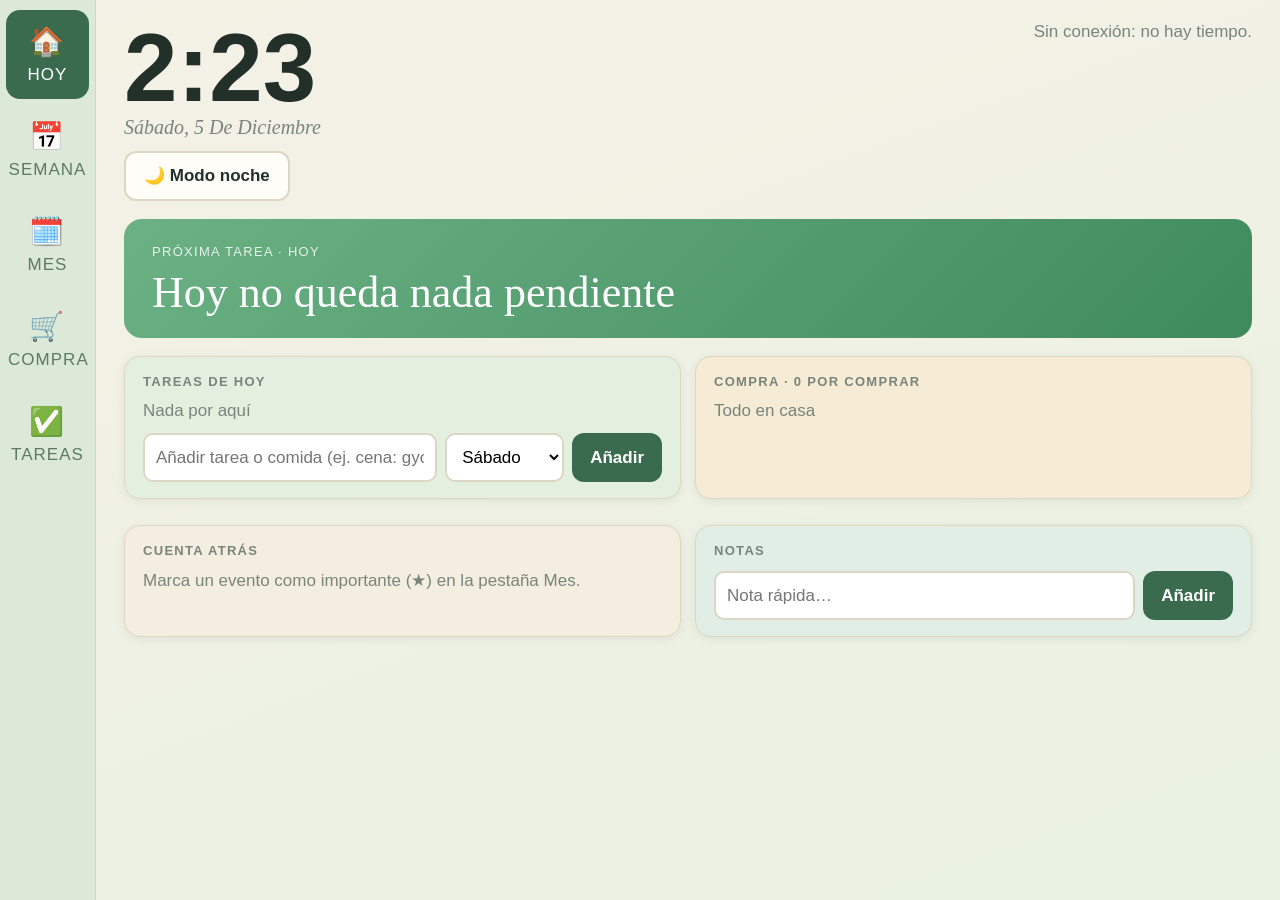
<file: dashboard-casa.html>
<!DOCTYPE html>
<html lang="es">
<head>
<meta charset="utf-8">
<meta name="viewport" content="width=device-width, initial-scale=1">
<title>Casa</title>
<style>
:root{--bg:#f1ede2;--bgg:linear-gradient(160deg,#f5f1e6 0%,#e8f1e2 100%);--hd:#2f5d46;--p:#fbf9f3;--ink:#23302a;--mute:#79857b;--line:#ddd6c4;--g:#4f9a6b;--r:#d9644a}
*{box-sizing:border-box}
html,body{margin:0;height:100%}
body{display:flex;background:var(--bgg);color:var(--ink);font:17px/1.4 "Segoe UI",Roboto,Arial,sans-serif}
#side{width:96px;background:#f0f4f9;border-right:1px solid var(--line);display:flex;flex-direction:column;padding:10px 6px;gap:6px}
.nv{position:relative;border:0;background:none;color:var(--mute);padding:12px 2px;border-radius:14px;font:600 11px inherit;letter-spacing:.06em;text-transform:uppercase;cursor:pointer}
.nv i{display:block;font-style:normal;font-size:28px;margin-bottom:2px}
.nv.on{background:#111c26;color:#fff}
.bd{position:absolute;top:4px;right:14px;min-width:20px;height:20px;border-radius:10px;background:var(--r);color:#fff;font-size:12px;line-height:20px;text-align:center}
.bd:empty{display:none}
main{flex:1;overflow:auto;padding:20px 28px}
h1{font:400 40px Georgia,serif;margin:0 0 12px}
h3{margin:0 0 8px;font-size:13px;letter-spacing:.1em;text-transform:uppercase;color:var(--mute)}
.sub{font:italic 20px Georgia,serif;color:var(--mute)}
.top{display:flex;justify-content:space-between;gap:24px;flex-wrap:wrap}
.clock{font-size:96px;font-weight:700;line-height:1}
.wr{display:flex;align-items:center;gap:14px}
.wr .e{font-size:48px}.wr .n{font-size:64px;font-weight:700}
.hrs{display:flex;flex-wrap:wrap;gap:14px;margin-top:8px;text-align:center;font-size:15px}
.e2{font-size:22px}
.next{background:var(--g);color:#fff;border-radius:18px;padding:20px 28px;margin:18px 0}
.next small{font-size:13px;letter-spacing:.1em;text-transform:uppercase;opacity:.85}
.next h2{font:400 44px Georgia,serif;margin:4px 0 0}
.g2{display:grid;grid-template-columns:1fr 1fr;gap:14px}
.cols{display:grid;grid-template-columns:3fr 2fr;gap:16px}
.cg{display:grid;grid-template-columns:repeat(auto-fill,minmax(230px,1fr));gap:12px}
.card{background:var(--p);border:1px solid var(--line);border-radius:16px;padding:16px 18px;margin-bottom:12px}
.cat{border-radius:16px;padding:12px 14px}
.cat h3{display:flex;justify-content:space-between}
.row{display:flex;align-items:center;gap:12px;padding:8px 0;border-bottom:1px solid var(--line)}
.row:last-child{border:0}
.row .t{flex:1}.row.ok .t{text-decoration:line-through;color:var(--mute)}
.row small{color:var(--mute)}
button{font:inherit;cursor:pointer;color:inherit}
.ck{width:38px;height:38px;border-radius:50%;border:2px solid #5b7a96;background:#fff;color:#fff;flex:none}
.ck.on{background:var(--g);border-color:var(--g)}
.x{border:0;background:none;color:var(--mute);font-size:22px;min-width:40px;height:40px}
.chip{min-height:44px;padding:8px 14px;margin:4px 4px 0 0;border-radius:12px;border:1px solid var(--line);background:#fff}
.chip.on{background:var(--g);border-color:var(--g);color:#fff;font-weight:700}
.bg{background:var(--r);color:#fff;border-radius:10px;padding:0 8px;font-size:12px}
form{display:flex;gap:8px;flex-wrap:wrap;margin-top:10px}
input,select{font:inherit;padding:11px;border-radius:10px;border:2px solid var(--line);background:#fff;min-width:0}
.g{flex:1;min-width:140px}
.btn{padding:11px 18px;border-radius:12px;border:0;background:#111c26;color:#fff;font-weight:700}
.btn.s{background:#fff;color:var(--ink);border:2px solid var(--line)}
.btn.w{background:#25a244;width:100%;padding:16px;font-size:19px;margin-top:8px}
.d{width:120px;font-weight:700}.d.hoy{color:var(--r)}
.mute{color:var(--mute)}
.cal{display:grid;grid-template-columns:repeat(7,1fr);gap:6px}
.wk{text-align:center;font-size:12px;color:var(--mute);letter-spacing:.08em;text-transform:uppercase}
.cell{display:block;width:100%;min-height:92px;text-align:left;padding:6px;border-radius:12px;border:1px solid var(--line);background:var(--p);overflow:hidden;font-size:12px}
.cell b{display:block;font-size:16px}
.cell.today{border:2px solid var(--r)}.cell.sel{background:#dfeafb}
.ev{display:block;background:#dfeafb;border-radius:6px;padding:1px 5px;margin-top:3px;white-space:nowrap;overflow:hidden;text-overflow:ellipsis}
.ev.i{background:#fbe3df;color:#a32a14;font-weight:700}
.ck.imp{background:var(--r);border-color:var(--r);color:#fff}
.cd{font:700 40px Georgia,serif;margin-right:6px}
.note{display:flex;gap:8px;align-items:flex-start;background:#fff6c9;color:#3b3300;border-radius:10px;padding:8px 12px;margin-bottom:8px}.note .t{flex:1}
body.night{--bgg:#0b0f14;--hd:#9cc9ad;--bg:#0b0f14;--p:#121922;--ink:#c9d3dd;--mute:#8592a0;--line:#243040}
.night #side{background:#0f151c}
.night .cat{background:#18212b!important}
.night .chip,.night input,.night select,.night .ck,.night .btn.s{background:#18212b;color:var(--ink)}
.night .chip.on,.night .ck.on{background:var(--g);color:#fff}
.night .ck.imp{background:var(--r)}
.night .nv.on{background:#2a3644}
.night .next{background:#1c5b34}
.night .cell.sel,.night .ev{background:#243040}
.night .ev.i{background:#4a2420;color:#ffb4a6}
.night .note{background:#3a3418;color:#f0e6a8}
@media(max-width:760px){#nbtn{margin-top:0!important}.cell{min-height:60px}body{flex-direction:column-reverse}#side{width:100%;flex-direction:row;padding:4px}.nv{flex:1}.g2,.cols{grid-template-columns:1fr}.clock{font-size:64px}}
#side{background:#dde9d8;border-right:1px solid #c9d9c3}
.nv{color:#5d7a67}
.nv.on{background:#3a6b4f;color:#fff}
.bd{background:#d9644a}
h1{color:var(--hd)}
.card{box-shadow:0 2px 10px rgba(70,90,60,.09)}
.next{background:linear-gradient(135deg,#6bb184,#3f8a5d)}
.next+.g2>.card:first-child{background:#e4f0df}
.next+.g2>.card:last-child{background:#f6ecd6}
.g2+.g2>.card:first-child{background:#f4eee0}
.g2+.g2>.card:last-child{background:#e1eee5}
.hrs>div{background:#f8f5ea;border-radius:12px;padding:8px 10px;min-width:64px}
.chip{background:#fffdf7;border-color:#ddd6c4}
.btn{background:#3a6b4f}
.btn.s{background:#fffdf7;color:var(--ink);border-color:#ddd6c4}
.cell{background:#fbf9f3}
.cell.sel{background:#e0efd9}
.ev{background:#dcebd6}
.ev.i{background:#f8dccf;color:#9a3f22}
.ck{border-color:#7ea58b}
.row{border-bottom-color:#e4dccb}
.d.hoy{color:#d9644a}
.night .g2>.card{background:var(--p)!important}
.night .hrs>div,.night .cell{background:#18212b}
.night .cell.sel{background:#243040}
.night .row{border-bottom-color:#243040}
.night .chip.on,.night .ck.on{background:var(--g);color:#fff}
.night .btn.s,.night .chip{background:#18212b}
.night .nv.on{background:#2a3644}
.night #side{background:#0f151c;border-right-color:#243040}
.night .nv{color:#8592a0}
</style>
</head>
<body>
<div id="side">
<button class="nv on" data-t="hoy"><i>🏠</i>Hoy</button>
<button class="nv" data-t="semana"><i>📅</i>Semana</button>
<button class="nv" data-t="mes"><i>🗓️</i>Mes</button>
<button class="nv" data-t="compra"><i>🛒</i>Compra<span class="bd" id="b-compra"></span></button>
<button class="nv" data-t="tareas"><i>✅</i>Tareas<span class="bd" id="b-tareas"></span></button>
</div>
<main id="m"></main>
<script>
var KEY='casa-v2',S={tasks:[],shop:[],phone:''},tab='hoy',W=null,WERR=false,HOY=0;
try{var r=localStorage.getItem(KEY);if(r)S=JSON.parse(r)}catch(e){}
S.events=S.events||[];S.notes=S.notes||[];S.night=S.night==='on'?'on':'off';
function save(){try{localStorage.setItem(KEY,JSON.stringify(S))}catch(e){}}
function esc(s){return String(s).replace(/[&<>"]/g,function(c){return{'&':'&amp;','<':'&lt;','>':'&gt;','"':'&quot;'}[c]})}
function $(i){return document.getElementById(i)}
function uid(){return Date.now()+Math.floor(Math.random()*1000)}
var DIAS=['Lunes','Martes','Miércoles','Jueves','Viernes','Sábado','Domingo'];
var PRE=[['Fruta',['Uva','Piña cortada','Plátano','Manzana']],
['Verdura',['Lechuga','Zanahoria','Tomate pera','Cebolla','Patata']],
['Carne y pescado',['Pollo','Carne picada','Pescado fresco']],
['Charcutería y quesos',['Chorizo oreado','Bacon','Jamón cocido','Queso rallado ','Salchichas']],
['Lácteos y huevos',['Huevos (24)','Leche','Yogur','Margarina con sal']],
['Pan',['Tortillas','Pan de leche','Pan de molde']],
['Despensa',['Soja','Ketchup','Mayonesa','Tomate frito artesano','Tomate frito','Aceite girasol','Aceite oliva','Macarrón','Fideos','Espagueti','Ñoquis','Arroz largo','Atún natural','Azúcar blanco','Mermelada de fresa','Galletas María dorada','Muesli de chocolate','Pastillas de caldo de pollo','Caldo de pollo brick']],
['Congelados',['Gyozas','Batatas','Patatas','Merluza']],
['Bebidas',['Zumitos','Zumo de maracuyá','Zumo de naranja','Agua']],
['Limpieza y casa',['Papel cocina','Papel higiénico','Toallitas WC','Protegeslips','Compresas normal','Compresas noche','Detergente']]];
var TINT=['#e3f0dc','#dcebd6','#f4e3d3','#f6ecd2','#e8f0e6','#efe6d5','#e4eddc','#dbe9e4','#f1e8dc','#e7efe0'];

function reloj(){var d=new Date(),m=d.getMinutes();HOY=(d.getDay()+6)%7;
 var h=$('hora'),f=$('fecha'),hr=d.getHours();
 document.body.className=S.night==='on'?'night':'';
 var nb=$('nbtn');if(nb)nb.textContent=S.night==='on'?'☀️ Quitar modo noche':'🌙 Modo noche';
 if(h)h.textContent=d.getHours()+':'+(m<10?'0':'')+m;
 if(f)f.textContent=d.toLocaleDateString('es-ES',{weekday:'long',day:'numeric',month:'long'})}
setInterval(reloj,30000);

function wc(c){
 if(c===0)return['☀️','Despejado'];if(c<=2)return['⛅','Parcialmente nublado'];
 if(c===3)return['☁️','Nublado'];if(c===45||c===48)return['🌫️','Niebla'];
 if(c>=51&&c<=57)return['🌦️','Llovizna'];if(c>=61&&c<=67)return['🌧️','Lluvia'];
 if(c>=71&&c<=77)return['❄️','Nieve'];if(c>=80&&c<=82)return['🌦️','Chubascos'];
 if(c>=95)return['⛈️','Tormenta'];return['🌡️','—'];}
function loadW(){
 var x=new XMLHttpRequest();
 x.open('GET','https://api.open-meteo.com/v1/forecast?latitude=40.42&longitude=-3.70&current=temperature_2m,weather_code&daily=weather_code,temperature_2m_max,temperature_2m_min,precipitation_probability_max&timezone=auto&forecast_days=7');
 x.onload=function(){try{W=JSON.parse(x.responseText);WERR=false}catch(e){WERR=true}if(tab==='hoy')draw()};
 x.onerror=function(){WERR=true;if(tab==='hoy')draw()};
 x.send();}
loadW();setInterval(loadW,1800000);

function wx(){
 if(!W)return'<div class="mute">'+(WERR?'Sin conexión: no hay tiempo.':'Cargando el tiempo…')+'</div>';
 var c=W.current,w=wc(c.weather_code),d=W.daily,k,dt,rain='Sin lluvia a la vista esta semana.';
 for(k=0;k<d.time.length;k++){if(d.precipitation_probability_max[k]>=50){rain='Lluvia probable '+(k===0?'hoy':'el '+new Date(d.time[k]+'T12:00:00').toLocaleDateString('es-ES',{weekday:'long'}))+'.';break}}
 var s='<div><div class="wr"><span class="e">'+w[0]+'</span><span class="n">'+Math.round(c.temperature_2m)+'°</span><div>'+w[1]+'<div class="mute">Hoy: máx '+Math.round(d.temperature_2m_max[0])+'° · mín '+Math.round(d.temperature_2m_min[0])+'°</div></div></div><div class="sub">'+rain+'</div><div class="hrs">';
 for(k=0;k<d.time.length;k++){dt=new Date(d.time[k]+'T12:00:00');s+='<div><b>'+(k===0?'Hoy':dt.toLocaleDateString('es-ES',{weekday:'short'}))+'</b><br><span class="e2">'+wc(d.weather_code[k])[0]+'</span><br>'+Math.round(d.temperature_2m_max[k])+'° <span class="mute">'+Math.round(d.temperature_2m_min[k])+'°</span></div>'}
 return s+'</div></div>';}

function rows(l,showDay){
 if(!l.length)return'<div class="mute">Nada por aquí</div>';
 return l.map(function(t){return'<div class="row'+(t.done?' ok':'')+'"><button class="ck'+(t.done?' on':'')+'" data-a="tdone" data-id="'+t.id+'">'+(t.done?'✓':'')+'</button><span class="t">'+esc(t.text)+(showDay?' <small>'+(t.day<0?'sin día':DIAS[t.day])+'</small>':'')+'</span>'+(showDay?'<button class="x" data-a="tdel" data-id="'+t.id+'">✕</button>':'')+'</div>'}).join('');}
function pend(){return S.shop.filter(function(s){return !s.done})}

var MO=0,SEL='';
function p2(n){return n<10?'0'+n:''+n}
function ds(d){return d.getFullYear()+'-'+p2(d.getMonth()+1)+'-'+p2(d.getDate())}
function dleft(x){var t=new Date();t.setHours(0,0,0,0);return Math.round((new Date(x+'T00:00:00')-t)/864e5)}
function evOf(x){return S.events.filter(function(e){return e.date===x})}
function evHoy(){return evOf(ds(new Date())).map(function(e){return'<div class="row"><span style="font-size:22px">'+(e.imp?'⭐':'📌')+'</span><span class="t">'+esc(e.text)+'</span></div>'}).join('')}
function vExtra(){
 var t0=ds(new Date()),im=S.events.filter(function(e){return e.imp&&e.date>=t0}).sort(function(a,b){return a.date<b.date?-1:1}).slice(0,4);
 var h='<div class="g2" style="margin-top:14px"><div class="card"><h3>Cuenta atrás</h3>';
 h+=im.length?im.map(function(e){var n=dleft(e.date);return'<div class="row"><span class="t">'+esc(e.text)+'</span>'+(n<=1?'<b>'+(n===0?'Hoy':'Mañana')+'</b>':'<span><span class="cd">'+n+'</span>días</span>')+'</div>'}).join(''):'<div class="mute">Marca un evento como importante (★) en la pestaña Mes.</div>';
 h+='</div><div class="card"><h3>Notas</h3>';
 h+=S.notes.map(function(n){return'<div class="note"><span class="t">'+esc(n.text)+'</span><button class="x" style="color:inherit" data-a="ndel" data-id="'+n.id+'">✕</button></div>'}).join('');
 return h+'<form data-f="note"><input class="g" name="t" placeholder="Nota rápida…" required><button class="btn">Añadir</button></form></div></div>';}
function vMes(){
 var now=new Date(),t0=ds(now),b=new Date(now.getFullYear(),now.getMonth()+MO,1),y=b.getFullYear(),m=b.getMonth(),i;
 if(!SEL)SEL=t0;
 var off=(b.getDay()+6)%7,nd=new Date(y,m+1,0).getDate();
 var h='<div class="top"><h1 style="text-transform:capitalize">'+b.toLocaleDateString('es-ES',{month:'long',year:'numeric'})+'</h1><div><button class="btn s" data-a="mnav" data-id="-1">‹</button> <button class="btn s" data-a="mnav" data-id="0">Hoy</button> <button class="btn s" data-a="mnav" data-id="1">›</button></div></div><div class="cal">';
 h+=['Lun','Mar','Mié','Jue','Vie','Sáb','Dom'].map(function(x){return'<div class="wk">'+x+'</div>'}).join('');
 for(i=0;i<off;i++)h+='<div></div>';
 for(i=1;i<=nd;i++){
  var d=y+'-'+p2(m+1)+'-'+p2(i),l=evOf(d);
  h+='<button class="cell'+(d===t0?' today':'')+(d===SEL?' sel':'')+'" data-a="sel" data-d="'+d+'"><b>'+i+'</b>';
  l.slice(0,2).forEach(function(e){h+='<span class="ev'+(e.imp?' i':'')+'">'+esc(e.text)+'</span>'});
  if(l.length>2)h+='<span class="mute">+'+(l.length-2)+' más</span>';
  h+='</button>';
 }
 h+='</div>';
 var l2=evOf(SEL),f=new Date(SEL+'T12:00:00');
 h+='<div class="card" style="margin-top:14px"><h3>'+f.toLocaleDateString('es-ES',{weekday:'long',day:'numeric',month:'long'})+'</h3>';
 h+=l2.length?l2.map(function(e){return'<div class="row"><button class="ck'+(e.imp?' imp':'')+'"'+(e.imp?'':' style="color:#5b7a96"')+' data-a="eimp" data-id="'+e.id+'">★</button><span class="t">'+esc(e.text)+'</span><button class="x" data-a="edel" data-id="'+e.id+'">✕</button></div>'}).join(''):'<div class="mute">Sin eventos este día</div>';
 return h+'<form data-f="event"><input class="g" name="t" placeholder="Nuevo evento (ej. cumpleaños)" required><input type="date" name="d" value="'+SEL+'"><label><input type="checkbox" name="i"> Importante (cuenta atrás)</label><button class="btn">Añadir</button></form></div>';}
function tf(){var h='<form data-f="task"><input class="g" name="t" placeholder="Añadir tarea o comida (ej. cena: gyozas)" required><select name="d"><option value="-1">Sin día</option>';
 DIAS.forEach(function(n,i){h+='<option value="'+i+'"'+(i===HOY?' selected':'')+'>'+n+'</option>'});
 return h+'</select><button class="btn">Añadir</button></form>';}
function vHoy(){
 var hoy=S.tasks.filter(function(t){return t.day===HOY||t.day===-1}),p=hoy.filter(function(t){return !t.done}),c=pend();
 return'<div class="top"><div><div id="hora" class="clock"></div><div id="fecha" class="sub" style="text-transform:capitalize"></div><button class="btn s" id="nbtn" data-a="night" style="margin-top:12px"></button></div>'+wx()+'</div>'+
 '<div class="next"><small>Próxima tarea · hoy</small><h2>'+(p.length?esc(p[0].text):'Hoy no queda nada pendiente')+'</h2></div>'+
 '<div class="g2"><div class="card"><h3>Tareas de hoy</h3>'+evHoy()+rows(hoy,false)+tf()+'</div>'+
 '<div class="card"><h3>Compra · '+c.length+' por comprar</h3>'+(c.length?c.slice(0,8).map(function(s){return esc(s.name)}).join(' · '):'<span class="mute">Todo en casa</span>')+'</div></div>'+vExtra();}

function vSemana(){
 var h='<h1>La semana</h1><div class="card">',d,l;
 for(d=0;d<7;d++){
  var f=new Date();f.setDate(f.getDate()-HOY+d);
  l=S.tasks.filter(function(t){return t.day===d});
  h+='<div class="row"><div class="d'+(d===HOY?' hoy':'')+'">'+DIAS[d].slice(0,3)+' '+f.getDate()+'</div><div class="t">';
  h+=l.length?l.map(function(t){return'<button class="chip'+(t.done?' on':'')+'" data-a="tdone" data-id="'+t.id+'">'+esc(t.text)+'</button>'}).join(''):'<span class="mute">—</span>';
  h+='</div></div>';
 }
 l=S.tasks.filter(function(t){return t.day<0});
 if(l.length)h+='<div class="row"><div class="d">Sin día</div><div class="t">'+l.map(function(t){return'<button class="chip'+(t.done?' on':'')+'" data-a="tdone" data-id="'+t.id+'">'+esc(t.text)+'</button>'}).join('')+'</div></div>';
 return h+'</div>'+tf();}

function vTareas(){
 var l=S.tasks.slice().sort(function(a,b){return (a.done-b.done)||((a.day<0?9:a.day)-(b.day<0?9:b.day))});
 var h='<h1>Tareas de la casa</h1><div class="card">'+rows(l,true)+'</div><form data-f="task"><input class="g" name="t" placeholder="Nueva tarea (ej. cambiar el foco del pasillo)" required><select name="d"><option value="-1">Sin día</option>';
 DIAS.forEach(function(n,i){h+='<option value="'+i+'"'+(i===HOY?' selected':'')+'>'+n+'</option>'});
 return h+'</select><button class="btn">Añadir</button></form><form><button type="button" class="btn s" data-a="treset">Empezar semana nueva</button></form>';}

function has(n){var x=n.toLowerCase();return S.shop.filter(function(s){return s.name.toLowerCase()===x})[0]}
function vCompra(){
 var h='<h1>Se acabó… <span class="sub">Toca lo que se acabe y pasa a la lista</span></h1><div class="cols"><div class="cg">';
 PRE.forEach(function(c,i){
  var n=c[1].filter(function(x){return has(x)}).length;
  h+='<div class="cat" style="background:'+TINT[i]+'"><h3>'+c[0]+(n?'<span class="bg">'+n+'</span>':'')+'</h3>';
  c[1].forEach(function(x){h+='<button class="chip'+(has(x)?' on':'')+'" data-a="chip" data-c="'+esc(c[0])+'" data-n="'+esc(x)+'">'+esc(x)+'</button>'});
  h+='</div>';
 });
 h+='</div><div><div class="card"><h3>Lista de la compra · '+pend().length+'</h3>';
 var cats=PRE.map(function(c){return c[0]}).concat(['Otros']),any=false;
 cats.forEach(function(c){
  var l=S.shop.filter(function(s){return s.cat===c});
  if(!l.length)return;any=true;h+='<h3 style="margin-top:12px">'+c+'</h3>';
  l.forEach(function(s){h+='<div class="row'+(s.done?' ok':'')+'"><button class="ck'+(s.done?' on':'')+'" data-a="sdone" data-id="'+s.id+'">'+(s.done?'✓':'')+'</button><span class="t">'+esc(s.name)+'</span><button class="x" data-a="sdel" data-id="'+s.id+'">✕</button></div>'});
 });
 if(!any)h+='<div class="mute">Aún no falta nada.</div>';
 h+='<form data-f="shop"><input class="g" name="n" placeholder="+ Otra cosa" required><button class="btn">Añadir</button></form><form><button type="button" class="btn s" data-a="sclean">Quitar comprados</button></form>'+(S.last&&S.last.length?'<form><button type="button" class="btn s" data-a="undo">Recuperar la última lista enviada</button></form>':'')+'</div>';
 h+='<div class="card"><h3>Enviar la lista</h3><input id="mail" class="g" style="width:100%;margin-bottom:8px" placeholder="Correo de quien hace la compra" value="'+esc(S.mail||'')+'"><button class="btn w" style="background:#c4553f" data-a="mail">Enviar por Gmail</button><input id="tel" class="g" style="width:100%;margin-top:14px" placeholder="WhatsApp (opcional): teléfono con prefijo" value="'+esc(S.phone||'')+'"><button class="btn w" data-a="wa">Enviar por WhatsApp</button></div></div></div>';
 return h;}

function draw(){
 var a=document.activeElement;
 if(a&&a.tagName==='INPUT'&&a.value)return;
 var v={mes:vMes,hoy:vHoy,semana:vSemana,compra:vCompra,tareas:vTareas};
 $('m').innerHTML=v[tab]();
 var b=$('side').children,i;
 for(i=0;i<b.length;i++)b[i].className='nv'+(b[i].getAttribute('data-t')===tab?' on':'');
 var c=pend().length,t=S.tasks.filter(function(x){return !x.done}).length;
 $('b-compra').textContent=c||'';$('b-tareas').textContent=t||'';
 reloj();}
function find(a,id){for(var i=0;i<a.length;i++)if(String(a[i].id)===String(id))return a[i]}
function rm(a,id){for(var i=0;i<a.length;i++)if(String(a[i].id)===String(id)){a.splice(i,1);return}}

function wa(mode){
 var t=$('tel'),em=$('mail');S.phone=t?t.value.replace(/\D/g,''):'';S.mail=em?em.value.trim():'';save();
 var p=pend();if(!p.length){alert('No falta nada en la lista.');return}
 var msg='🛒 Lista de la compra · '+new Date().toLocaleDateString('es-ES',{weekday:'long',day:'numeric',month:'long'})+'\n';
 PRE.map(function(c){return c[0]}).concat(['Otros']).forEach(function(c){
  var l=p.filter(function(s){return s.cat===c});
  if(l.length)msg+='\n'+c+':\n'+l.map(function(s){return'- '+s.name}).join('\n')+'\n';});
 if(mode==='mail')window.open('https://mail.google.com/mail/?view=cm&fs=1&to='+encodeURIComponent(S.mail)+'&su='+encodeURIComponent('Lista de la compra')+'&body='+encodeURIComponent(msg),'_blank');else window.open('https://wa.me/'+S.phone+'?text='+encodeURIComponent(msg),'_blank');S.last=S.shop.slice();S.shop=[];save();if(document.activeElement)document.activeElement.blur();draw();}

document.addEventListener('click',function(e){
 var el=e.target;while(el&&el.getAttribute&&!el.getAttribute('data-t')&&!el.getAttribute('data-a'))el=el.parentNode;if(!el||!el.getAttribute)return;
 var t=el.getAttribute&&el.getAttribute('data-t');
 if(t){tab=t;draw();return}
 var a=el.getAttribute&&el.getAttribute('data-a');if(!a)return;
 var id=el.getAttribute('data-id'),o;
 if(a==='tdone'){o=find(S.tasks,id);o.done=!o.done}
 else if(a==='tdel')rm(S.tasks,id);
 else if(a==='treset')S.tasks.forEach(function(x){x.done=false});
 else if(a==='chip'){o=has(el.getAttribute('data-n'));if(o)rm(S.shop,o.id);else S.shop.push({id:uid(),name:el.getAttribute('data-n'),cat:el.getAttribute('data-c'),done:false})}
 else if(a==='sdone'){o=find(S.shop,id);o.done=!o.done}
 else if(a==='sdel')rm(S.shop,id);
 else if(a==='sclean')S.shop=S.shop.filter(function(x){return !x.done});
 else if(a==='sel'){SEL=el.getAttribute('data-d')}
 else if(a==='mnav'){var n=parseInt(id,10);MO=n===0?0:MO+n}
 else if(a==='edel')rm(S.events,id);
 else if(a==='eimp'){o=find(S.events,id);o.imp=!o.imp}
 else if(a==='ndel')rm(S.notes,id);
 else if(a==='night')S.night=S.night==='on'?'off':'on';
 else if(a==='undo'){S.shop=S.last||[];S.last=null}
 else if(a==='wa'||a==='mail'){wa(a);return}
 save();draw();});
document.addEventListener('submit',function(e){
 e.preventDefault();var f=e.target,k=f.getAttribute('data-f'),v=function(n){return f.elements[n].value.trim()};
 if(k==='task')S.tasks.push({id:uid(),text:v('t'),day:parseInt(v('d'),10),done:false});
 else if(k==='shop'&&!has(v('n')))S.shop.push({id:uid(),name:v('n'),cat:'Otros',done:false});
 else if(k==='event'){var ed=v('d')||SEL||ds(new Date()),A=new Date(),B=new Date(ed+'T12:00:00');S.events.push({id:uid(),date:ed,text:v('t'),imp:f.elements['i'].checked});SEL=ed;MO=(B.getFullYear()-A.getFullYear())*12+B.getMonth()-A.getMonth()}
 else if(k==='note')S.notes.push({id:uid(),text:v('t')});
 f.reset();if(document.activeElement)document.activeElement.blur();save();draw();});
draw();
</script>
</body>
</html>
</file>
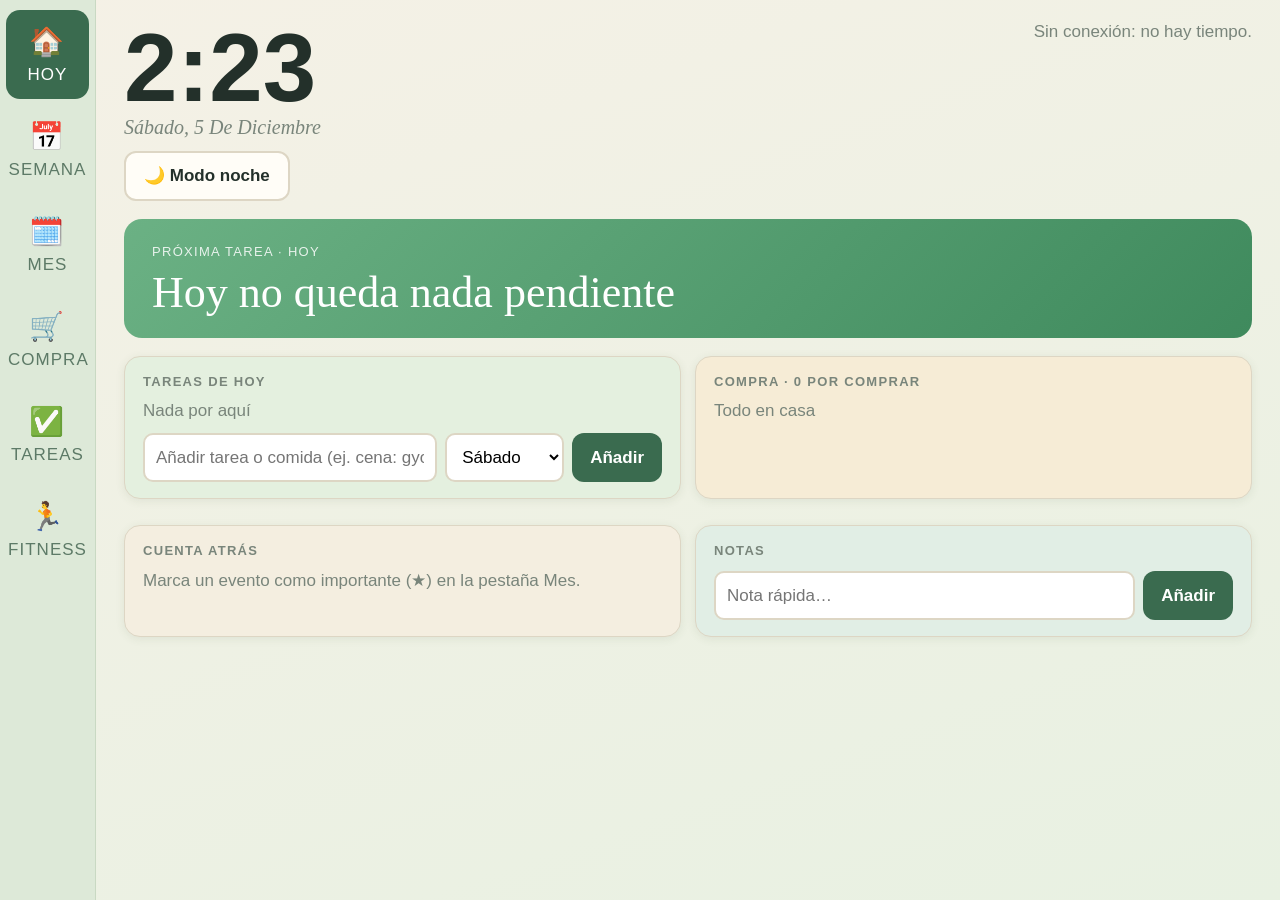
<file: home_dashboard.html>
<!DOCTYPE html>
<html lang="es">
<head>
<meta charset="utf-8">
<meta name="viewport" content="width=device-width, initial-scale=1">
<title>Casa</title>
<style>
:root{--bg:#f1ede2;--bgg:linear-gradient(160deg,#f5f1e6 0%,#e8f1e2 100%);--hd:#2f5d46;--p:#fbf9f3;--ink:#23302a;--mute:#79857b;--line:#ddd6c4;--g:#4f9a6b;--r:#d9644a}
*{box-sizing:border-box}
html,body{margin:0;height:100%;overflow:hidden}
body{display:flex;background:var(--bgg);color:var(--ink);font:17px/1.4 "Segoe UI",Roboto,Arial,sans-serif}
#side{overflow-y:auto;min-height:0;width:96px;background:#f0f4f9;border-right:1px solid var(--line);display:flex;flex-direction:column;padding:10px 6px;gap:6px}
.nv{position:relative;border:0;background:none;color:var(--mute);padding:12px 2px;border-radius:14px;font:600 11px inherit;letter-spacing:.06em;text-transform:uppercase;cursor:pointer}
.nv i{display:block;font-style:normal;font-size:28px;margin-bottom:2px}
.nv.on{background:#111c26;color:#fff}
.bd{position:absolute;top:4px;right:14px;min-width:20px;height:20px;border-radius:10px;background:var(--r);color:#fff;font-size:12px;line-height:20px;text-align:center}
.bd:empty{display:none}
main{flex:1;min-height:0;overflow:auto;padding:20px 28px 110px}
h1{font:400 40px Georgia,serif;margin:0 0 12px}
h3{margin:0 0 8px;font-size:13px;letter-spacing:.1em;text-transform:uppercase;color:var(--mute)}
.sub{font:italic 20px Georgia,serif;color:var(--mute)}
.top{display:flex;justify-content:space-between;gap:24px;flex-wrap:wrap}
.clock{font-size:96px;font-weight:700;line-height:1}
.wr{display:flex;align-items:center;gap:14px}
.wr .e{font-size:48px}.wr .n{font-size:64px;font-weight:700}
.hrs{display:flex;flex-wrap:wrap;gap:14px;margin-top:8px;text-align:center;font-size:15px}
.e2{font-size:22px}
.next{background:var(--g);color:#fff;border-radius:18px;padding:20px 28px;margin:18px 0}
.next small{font-size:13px;letter-spacing:.1em;text-transform:uppercase;opacity:.85}
.next h2{font:400 44px Georgia,serif;margin:4px 0 0}
.g2{display:grid;grid-template-columns:1fr 1fr;gap:14px}
.cols{display:grid;grid-template-columns:3fr 2fr;gap:16px}
.cg{display:grid;grid-template-columns:repeat(auto-fill,minmax(230px,1fr));gap:12px}
.card{background:var(--p);border:1px solid var(--line);border-radius:16px;padding:16px 18px;margin-bottom:12px}
.cat{border-radius:16px;padding:12px 14px}
.cat h3{display:flex;justify-content:space-between}
.row{display:flex;align-items:center;gap:12px;padding:8px 0;border-bottom:1px solid var(--line)}
.row:last-child{border:0}
.row .t{flex:1}.row.ok .t{text-decoration:line-through;color:var(--mute)}
.row small{color:var(--mute)}
button{font:inherit;cursor:pointer;color:inherit}
.ck{width:38px;height:38px;border-radius:50%;border:2px solid #5b7a96;background:#fff;color:#fff;flex:none}
.ck.on{background:var(--g);border-color:var(--g)}
.x{border:0;background:none;color:var(--mute);font-size:22px;min-width:40px;height:40px}
.chip{min-height:44px;padding:8px 14px;margin:4px 4px 0 0;border-radius:12px;border:1px solid var(--line);background:#fff}
.chip.on{background:var(--g);border-color:var(--g);color:#fff;font-weight:700}
.bg{background:var(--r);color:#fff;border-radius:10px;padding:0 8px;font-size:12px}
form{display:flex;gap:8px;flex-wrap:wrap;margin-top:10px}
input,select{font:inherit;padding:11px;border-radius:10px;border:2px solid var(--line);background:#fff;min-width:0}
.g{flex:1;min-width:140px}
.btn{padding:11px 18px;border-radius:12px;border:0;background:#111c26;color:#fff;font-weight:700}
.btn.s{background:#fff;color:var(--ink);border:2px solid var(--line)}
.btn.w{background:#25a244;width:100%;padding:16px;font-size:19px;margin-top:8px}
.d{width:120px;font-weight:700}.d.hoy{color:var(--r)}
.mute{color:var(--mute)}
.cal{display:grid;grid-template-columns:repeat(7,1fr);gap:6px}
.wk{text-align:center;font-size:12px;color:var(--mute);letter-spacing:.08em;text-transform:uppercase}
.cell{display:block;width:100%;min-height:92px;text-align:left;padding:6px;border-radius:12px;border:1px solid var(--line);background:var(--p);overflow:hidden;font-size:12px}
.cell b{display:block;font-size:16px}
.cell.today{border:2px solid var(--r)}.cell.sel{background:#dfeafb}
.ev{display:block;background:#dfeafb;border-radius:6px;padding:1px 5px;margin-top:3px;white-space:nowrap;overflow:hidden;text-overflow:ellipsis}
.ev.i{background:#fbe3df;color:#a32a14;font-weight:700}
.ck.imp{background:var(--r);border-color:var(--r);color:#fff}
.cd{font:700 40px Georgia,serif;margin-right:6px}
.note{display:flex;gap:8px;align-items:flex-start;background:#fff6c9;color:#3b3300;border-radius:10px;padding:8px 12px;margin-bottom:8px}.note .t{flex:1}
body.night{--bgg:#0b0f14;--hd:#9cc9ad;--bg:#0b0f14;--p:#121922;--ink:#c9d3dd;--mute:#8592a0;--line:#243040}
.night #side{background:#0f151c}
.night .cat{background:#18212b!important}
.night .chip,.night input,.night select,.night .ck,.night .btn.s{background:#18212b;color:var(--ink)}
.night .chip.on,.night .ck.on{background:var(--g);color:#fff}
.night .ck.imp{background:var(--r)}
.night .nv.on{background:#2a3644}
.night .next{background:#1c5b34}
.night .cell.sel,.night .ev{background:#243040}
.night .ev.i{background:#4a2420;color:#ffb4a6}
.night .note{background:#3a3418;color:#f0e6a8}
@media(max-width:760px){#nbtn{margin-top:0!important}.cell{min-height:60px}body{flex-direction:column-reverse}#side{width:100%;flex-direction:row;padding:4px}.nv{flex:1}.g2,.cols{grid-template-columns:1fr}.clock{font-size:64px}}
#side{background:#dde9d8;border-right:1px solid #c9d9c3}
.nv{color:#5d7a67}
.nv.on{background:#3a6b4f;color:#fff}
.bd{background:#d9644a}
h1{color:var(--hd)}
.card{box-shadow:0 2px 10px rgba(70,90,60,.09)}
.next{background:linear-gradient(135deg,#6bb184,#3f8a5d)}
.next+.g2>.card:first-child{background:#e4f0df}
.next+.g2>.card:last-child{background:#f6ecd6}
.g2+.g2>.card:first-child{background:#f4eee0}
.g2+.g2>.card:last-child{background:#e1eee5}
.hrs>div{background:#f8f5ea;border-radius:12px;padding:8px 10px;min-width:64px}
.chip{background:#fffdf7;border-color:#ddd6c4}
.btn{background:#3a6b4f}
.btn.s{background:#fffdf7;color:var(--ink);border-color:#ddd6c4}
.cell{background:#fbf9f3}
.cell.sel{background:#e0efd9}
.ev{background:#dcebd6}
.ev.i{background:#f8dccf;color:#9a3f22}
.ck{border-color:#7ea58b}
.row{border-bottom-color:#e4dccb}
.d.hoy{color:#d9644a}
.night .g2>.card{background:var(--p)!important}
.night .hrs>div,.night .cell{background:#18212b}
.night .cell.sel{background:#243040}
.night .row{border-bottom-color:#243040}
.night .chip.on,.night .ck.on{background:var(--g);color:#fff}
.night .btn.s,.night .chip{background:#18212b}
.night .nv.on{background:#2a3644}
.night #side{background:#0f151c;border-right-color:#243040}
.night .nv{color:#8592a0}
@media(max-height:640px){.nv{padding:6px 2px}.nv i{font-size:22px}.clock{font-size:72px}}
.sm{min-width:40px;height:40px;border-radius:10px;border:2px solid var(--line);background:#fffdf7;font-weight:700}
.q{min-width:28px;text-align:center;font-weight:700;font-size:20px}
.bar{height:14px;border-radius:7px;background:#e4dccb;overflow:hidden;margin:8px 0}
.bar i{display:block;height:100%;background:var(--g)}
.stats{display:grid;grid-template-columns:repeat(4,1fr);gap:8px;margin:8px 0;text-align:center;color:var(--mute);font-size:13px}
.stats b{display:block;font:700 26px Georgia,serif;color:var(--ink)}
.night .sm{background:#18212b;color:var(--ink)}.night .bar{background:#243040}
</style>
</head>
<body>
<div id="side">
<button class="nv on" data-t="hoy"><i>🏠</i>Hoy</button>
<button class="nv" data-t="semana"><i>📅</i>Semana</button>
<button class="nv" data-t="mes"><i>🗓️</i>Mes</button>
<button class="nv" data-t="compra"><i>🛒</i>Compra<span class="bd" id="b-compra"></span></button>
<button class="nv" data-t="tareas"><i>✅</i>Tareas<span class="bd" id="b-tareas"></span></button>
<button class="nv" data-t="fitness"><i>🏃</i>Fitness</button>
</div>
<main id="m"></main>
<script>
var KEY='casa-v2',S={tasks:[],shop:[],phone:''},tab='hoy',W=null,WERR=false,HOY=0;
try{var r=localStorage.getItem(KEY);if(r)S=JSON.parse(r)}catch(e){}
S.fit=S.fit||{};S.fit.goal=S.fit.goal||{per:'dia',km:5};S.fit.runs=S.fit.runs||[];S.fit.routine=S.fit.routine||[];S.fit.done=S.fit.done||{};
S.events=S.events||[];S.notes=S.notes||[];S.night=S.night==='on'?'on':'off';
function save(){try{localStorage.setItem(KEY,JSON.stringify(S))}catch(e){}}
function esc(s){return String(s).replace(/[&<>"]/g,function(c){return{'&':'&amp;','<':'&lt;','>':'&gt;','"':'&quot;'}[c]})}
function $(i){return document.getElementById(i)}
function uid(){return Date.now()+Math.floor(Math.random()*1000)}
var DIAS=['Lunes','Martes','Miércoles','Jueves','Viernes','Sábado','Domingo'];
var PRE=[['Fruta',['Uva','Piña cortada','Plátano','Manzana']],
['Verdura',['Lechuga','Zanahoria','Tomate pera','Cebolla','Patata']],
['Carne y pescado',['Pollo','Carne picada','Pescado fresco']],
['Charcutería y quesos',['Chorizo oreado','Bacon','Jamón cocido','Queso rallado ','Salchichas']],
['Lácteos y huevos',['Huevos (24)','Leche','Yogur','Margarina con sal']],
['Pan',['Tortillas','Pan de leche','Pan de molde']],
['Despensa',['Soja','Ketchup','Mayonesa','Tomate frito artesano','Tomate frito','Aceite girasol','Aceite oliva','Macarrón','Fideos','Espagueti','Ñoquis','Arroz largo','Atún natural','Azúcar blanco','Mermelada de fresa','Galletas María dorada','Muesli de chocolate','Pastillas de caldo de pollo','Caldo de pollo brick']],
['Congelados',['Gyozas','Batatas','Patatas','Merluza']],
['Bebidas',['Zumitos','Zumo de maracuyá','Zumo de naranja','Agua']],
['Limpieza y casa',['Papel cocina','Papel higiénico','Toallitas WC','Protegeslips','Compresas normal','Compresas noche','Detergente']]];
var TINT=['#e3f0dc','#dcebd6','#f4e3d3','#f6ecd2','#e8f0e6','#efe6d5','#e4eddc','#dbe9e4','#f1e8dc','#e7efe0'];

function reloj(){var d=new Date(),m=d.getMinutes();HOY=(d.getDay()+6)%7;
 var h=$('hora'),f=$('fecha'),hr=d.getHours();
 document.body.className=S.night==='on'?'night':'';
 var nb=$('nbtn');if(nb)nb.textContent=S.night==='on'?'☀️ Quitar modo noche':'🌙 Modo noche';
 if(h)h.textContent=d.getHours()+':'+(m<10?'0':'')+m;
 if(f)f.textContent=d.toLocaleDateString('es-ES',{weekday:'long',day:'numeric',month:'long'})}
setInterval(reloj,30000);

function wc(c){
 if(c===0)return['☀️','Despejado'];if(c<=2)return['⛅','Parcialmente nublado'];
 if(c===3)return['☁️','Nublado'];if(c===45||c===48)return['🌫️','Niebla'];
 if(c>=51&&c<=57)return['🌦️','Llovizna'];if(c>=61&&c<=67)return['🌧️','Lluvia'];
 if(c>=71&&c<=77)return['❄️','Nieve'];if(c>=80&&c<=82)return['🌦️','Chubascos'];
 if(c>=95)return['⛈️','Tormenta'];return['🌡️','—'];}
function loadW(){
 var x=new XMLHttpRequest();
 x.open('GET','https://api.open-meteo.com/v1/forecast?latitude=40.42&longitude=-3.70&current=temperature_2m,weather_code&daily=weather_code,temperature_2m_max,temperature_2m_min,precipitation_probability_max&timezone=auto&forecast_days=7');
 x.onload=function(){try{W=JSON.parse(x.responseText);WERR=false}catch(e){WERR=true}if(tab==='hoy')draw()};
 x.onerror=function(){WERR=true;if(tab==='hoy')draw()};
 x.send();}
loadW();setInterval(loadW,1800000);

function wx(){
 if(!W)return'<div class="mute">'+(WERR?'Sin conexión: no hay tiempo.':'Cargando el tiempo…')+'</div>';
 var c=W.current,w=wc(c.weather_code),d=W.daily,k,dt,rain='Sin lluvia a la vista esta semana.';
 for(k=0;k<d.time.length;k++){if(d.precipitation_probability_max[k]>=50){rain='Lluvia probable '+(k===0?'hoy':'el '+new Date(d.time[k]+'T12:00:00').toLocaleDateString('es-ES',{weekday:'long'}))+'.';break}}
 var s='<div><div class="wr"><span class="e">'+w[0]+'</span><span class="n">'+Math.round(c.temperature_2m)+'°</span><div>'+w[1]+'<div class="mute">Hoy: máx '+Math.round(d.temperature_2m_max[0])+'° · mín '+Math.round(d.temperature_2m_min[0])+'°</div></div></div><div class="sub">'+rain+'</div><div class="hrs">';
 for(k=0;k<d.time.length;k++){dt=new Date(d.time[k]+'T12:00:00');s+='<div><b>'+(k===0?'Hoy':dt.toLocaleDateString('es-ES',{weekday:'short'}))+'</b><br><span class="e2">'+wc(d.weather_code[k])[0]+'</span><br>'+Math.round(d.temperature_2m_max[k])+'° <span class="mute">'+Math.round(d.temperature_2m_min[k])+'°</span></div>'}
 return s+'</div></div>';}

function rows(l,showDay){
 if(!l.length)return'<div class="mute">Nada por aquí</div>';
 return l.map(function(t){return'<div class="row'+(t.done?' ok':'')+'"><button class="ck'+(t.done?' on':'')+'" data-a="tdone" data-id="'+t.id+'">'+(t.done?'✓':'')+'</button><span class="t">'+esc(t.text)+(showDay?' <small>'+(t.day<0?'sin día':DIAS[t.day])+'</small>':'')+'</span>'+(showDay?'<button class="x" data-a="tdel" data-id="'+t.id+'">✕</button>':'')+'</div>'}).join('');}
function pend(){return S.shop.filter(function(s){return !s.done})}

var MO=0,SEL='';
function p2(n){return n<10?'0'+n:''+n}
function ds(d){return d.getFullYear()+'-'+p2(d.getMonth()+1)+'-'+p2(d.getDate())}
function dleft(x){var t=new Date();t.setHours(0,0,0,0);return Math.round((new Date(x+'T00:00:00')-t)/864e5)}
function evOf(x){return S.events.filter(function(e){return e.date===x})}
function evHoy(){return evOf(ds(new Date())).map(function(e){return'<div class="row"><span style="font-size:22px">'+(e.imp?'⭐':'📌')+'</span><span class="t">'+esc(e.text)+'</span></div>'}).join('')}
function vExtra(){
 var t0=ds(new Date()),im=S.events.filter(function(e){return e.imp&&e.date>=t0}).sort(function(a,b){return a.date<b.date?-1:1}).slice(0,4);
 var h='<div class="g2" style="margin-top:14px"><div class="card"><h3>Cuenta atrás</h3>';
 h+=im.length?im.map(function(e){var n=dleft(e.date);return'<div class="row"><span class="t">'+esc(e.text)+'</span>'+(n<=1?'<b>'+(n===0?'Hoy':'Mañana')+'</b>':'<span><span class="cd">'+n+'</span>días</span>')+'</div>'}).join(''):'<div class="mute">Marca un evento como importante (★) en la pestaña Mes.</div>';
 h+='</div><div class="card"><h3>Notas</h3>';
 h+=S.notes.map(function(n){return'<div class="note"><span class="t">'+esc(n.text)+'</span><button class="x" style="color:inherit" data-a="ndel" data-id="'+n.id+'">✕</button></div>'}).join('');
 return h+'<form data-f="note"><input class="g" name="t" placeholder="Nota rápida…" required><button class="btn">Añadir</button></form></div></div>';}
function vMes(){
 var now=new Date(),t0=ds(now),b=new Date(now.getFullYear(),now.getMonth()+MO,1),y=b.getFullYear(),m=b.getMonth(),i;
 if(!SEL)SEL=t0;
 var off=(b.getDay()+6)%7,nd=new Date(y,m+1,0).getDate();
 var h='<div class="top"><h1 style="text-transform:capitalize">'+b.toLocaleDateString('es-ES',{month:'long',year:'numeric'})+'</h1><div><button class="btn s" data-a="mnav" data-id="-1">‹</button> <button class="btn s" data-a="mnav" data-id="0">Hoy</button> <button class="btn s" data-a="mnav" data-id="1">›</button></div></div><div class="cal">';
 h+=['Lun','Mar','Mié','Jue','Vie','Sáb','Dom'].map(function(x){return'<div class="wk">'+x+'</div>'}).join('');
 for(i=0;i<off;i++)h+='<div></div>';
 for(i=1;i<=nd;i++){
  var d=y+'-'+p2(m+1)+'-'+p2(i),l=evOf(d);
  h+='<button class="cell'+(d===t0?' today':'')+(d===SEL?' sel':'')+'" data-a="sel" data-d="'+d+'"><b>'+i+'</b>';
  l.slice(0,2).forEach(function(e){h+='<span class="ev'+(e.imp?' i':'')+'">'+esc(e.text)+'</span>'});
  if(l.length>2)h+='<span class="mute">+'+(l.length-2)+' más</span>';
  h+='</button>';
 }
 h+='</div>';
 var l2=evOf(SEL),f=new Date(SEL+'T12:00:00');
 h+='<div class="card" style="margin-top:14px"><h3>'+f.toLocaleDateString('es-ES',{weekday:'long',day:'numeric',month:'long'})+'</h3>';
 h+=l2.length?l2.map(function(e){return'<div class="row"><button class="ck'+(e.imp?' imp':'')+'"'+(e.imp?'':' style="color:#5b7a96"')+' data-a="eimp" data-id="'+e.id+'">★</button><span class="t">'+esc(e.text)+'</span><button class="x" data-a="edel" data-id="'+e.id+'">✕</button></div>'}).join(''):'<div class="mute">Sin eventos este día</div>';
 return h+'<form data-f="event"><input class="g" name="t" placeholder="Nuevo evento (ej. cumpleaños)" required><input type="date" name="d" value="'+SEL+'"><label><input type="checkbox" name="i"> Importante (cuenta atrás)</label><button class="btn">Añadir</button></form></div>';}
var FT='run',RM=0;
var EX=[['Piernas',['Sentadilla','Sentadilla sumo','Sentadilla con salto','Sentadilla búlgara','Sentadilla isométrica','Zancada','Zancada lateral','Zancada inversa','Puente de glúteo','Elevación de talones']],
['Flexiones',['Flexión estándar','Flexión inclinada','Flexión declinada','Flexión diamante','Flexión abierta','Flexión en pica','Flexión arquera']],
['Dominadas',['Dominada prona','Dominada supina','Dominada neutra','Dominada asistida','Dominada australiana','Dominada negativa']],
['Core',['Plancha','Plancha lateral','Abdominales','Elevación de piernas','Mountain climbers','Superman']],
['Fondos y otros',['Fondos en paralelas','Fondos en banco','Burpees']]];
function nf(n){return String(Math.round(n*100)/100).replace('.',',')}
function inR(n){return S.fit.routine.filter(function(x){return x.name===n})[0]}
function vFit(){
 return'<div class="top"><h1>Fitness</h1><div><button class="btn'+(FT==='run'?'':' s')+'" data-a="ft" data-id="run">🏃 Running</button> <button class="btn'+(FT==='mus'?'':' s')+'" data-a="ft" data-id="mus">💪 Musculación</button></div></div>'+(FT==='run'?vRun():vMus());}
function vRun(){
 var F=S.fit,g=F.goal,now=new Date(),t0=ds(now),mo=new Date(now);mo.setDate(now.getDate()-HOY);var m0=ds(mo);mo.setDate(mo.getDate()+6);var m1=ds(mo);
 var km=0;F.runs.forEach(function(r){if(g.per==='dia'?r.date===t0:(r.date>=m0&&r.date<=m1))km+=r.km});
 var pc=g.km>0?Math.min(100,Math.round(km/g.km*100)):0;
 var h='<div class="card"><h3>Meta '+(g.per==='dia'?'de hoy':'de esta semana')+'</h3><span class="cd">'+nf(km)+'</span>de '+nf(g.km)+' km · '+pc+'%<div class="bar"><i style="width:'+pc+'%"></i></div>'+(g.km>0&&km>=g.km?'<b>¡Meta cumplida! 🎉</b>':'')+
 '<form data-f="goal"><select name="p"><option value="dia"'+(g.per==='dia'?' selected':'')+'>Por día</option><option value="semana"'+(g.per==='semana'?' selected':'')+'>Por semana</option></select><input name="k" type="number" step="0.5" min="0.5" value="'+g.km+'" style="width:100px"><button class="btn s">Guardar meta</button></form></div>';
 h+='<div class="card"><h3>Apuntar salida</h3><form data-f="run"><input type="date" name="d" value="'+t0+'"><input name="k" type="number" step="0.01" min="0.1" placeholder="km" style="width:90px" required><input name="v" type="number" step="0.1" min="1" placeholder="km/h" style="width:90px"><button class="btn">Añadir</button></form></div>';
 var b=new Date(now.getFullYear(),now.getMonth()+RM,1),pre=b.getFullYear()+'-'+p2(b.getMonth()+1);
 var l=F.runs.filter(function(r){return r.date.slice(0,7)===pre}).sort(function(a,c){return a.date<c.date?1:-1}),tk=0,best=0,sv=0,nv=0;
 l.forEach(function(r){tk+=r.km;if(r.v){sv+=r.v;nv++;if(r.v>best)best=r.v}});
 h+='<div class="card"><div class="top"><h3 style="text-transform:capitalize">Histórico · '+b.toLocaleDateString('es-ES',{month:'long',year:'numeric'})+'</h3><div><button class="btn s" data-a="rnav" data-id="-1">‹</button> <button class="btn s" data-a="rnav" data-id="1">›</button></div></div>';
 h+='<div class="stats"><div><b>'+nf(tk)+'</b>km totales</div><div><b>'+l.length+'</b>salidas</div><div><b>'+(best?nf(best):'–')+'</b>mejor km/h</div><div><b>'+(nv?nf(sv/nv):'–')+'</b>km/h medio</div></div>';
 h+=l.length?l.map(function(r){return'<div class="row"><span class="t">'+r.date.slice(8)+'/'+r.date.slice(5,7)+' · <b>'+nf(r.km)+' km</b>'+(r.v?' · '+nf(r.v)+' km/h · '+Math.round(r.km/r.v*60)+' min':'')+'</span><button class="x" data-a="rdel" data-id="'+r.id+'">✕</button></div>'}).join(''):'<div class="mute">Sin salidas este mes</div>';
 return h+'</div>';}
function vMus(){
 var F=S.fit,t0=ds(new Date()),done=F.done[t0],pre=t0.slice(0,7),cnt=0,k;
 for(k in F.done)if(F.done[k]&&k.slice(0,7)===pre)cnt++;
 var h='<div class="card"><h3>Rutina de hoy</h3>';
 h+=F.routine.length?F.routine.map(function(x){return'<div class="row"><span class="t">'+esc(x.name)+'</span><button class="sm" data-a="rsets" data-id="'+x.id+'" data-d="-1">−</button><span class="q">'+x.sets+'</span><button class="sm" data-a="rsets" data-id="'+x.id+'" data-d="1">+</button><span class="mute">series ×</span><button class="sm" data-a="rreps" data-id="'+x.id+'" data-d="-1">−</button><span class="q">'+x.reps+'</span><button class="sm" data-a="rreps" data-id="'+x.id+'" data-d="1">+</button><button class="x" data-a="rquit" data-id="'+x.id+'">✕</button></div>'}).join(''):'<div class="mute">Elige ejercicios abajo para montar tu rutina.</div>';
 h+='<button class="btn w" style="background:'+(done?'#8a9a8f':'#3a6b4f')+'" data-a="rdone">'+(done?'✓ Rutina completada hoy (toca para deshacer)':'Rutina completada')+'</button><div class="mute" style="margin-top:8px">Días completados este mes: '+cnt+'</div></div>';
 h+='<h3>Ejercicios (sin peso) · toca para añadir o quitar</h3><div class="cg">';
 EX.forEach(function(c,i){
  h+='<div class="cat" style="background:'+TINT[i]+'"><h3>'+c[0]+'</h3>';
  c[1].forEach(function(x){h+='<button class="chip'+(inR(x)?' on':'')+'" data-a="ex" data-n="'+esc(x)+'">'+esc(x)+'</button>'});
  h+='</div>';
 });
 return h+'</div>';}
function tf(){var h='<form data-f="task"><input class="g" name="t" placeholder="Añadir tarea o comida (ej. cena: gyozas)" required><select name="d"><option value="-1">Sin día</option>';
 DIAS.forEach(function(n,i){h+='<option value="'+i+'"'+(i===HOY?' selected':'')+'>'+n+'</option>'});
 return h+'</select><button class="btn">Añadir</button></form>';}
function vHoy(){
 var hoy=S.tasks.filter(function(t){return t.day===HOY||t.day===-1}),p=hoy.filter(function(t){return !t.done}),c=pend();
 return'<div class="top"><div><div id="hora" class="clock"></div><div id="fecha" class="sub" style="text-transform:capitalize"></div><button class="btn s" id="nbtn" data-a="night" style="margin-top:12px"></button></div>'+wx()+'</div>'+
 '<div class="next"><small>Próxima tarea · hoy</small><h2>'+(p.length?esc(p[0].text):'Hoy no queda nada pendiente')+'</h2></div>'+
 '<div class="g2"><div class="card"><h3>Tareas de hoy</h3>'+evHoy()+rows(hoy,false)+tf()+'</div>'+
 '<div class="card"><h3>Compra · '+c.length+' por comprar</h3>'+(c.length?c.slice(0,8).map(function(s){return esc(s.name)}).join(' · '):'<span class="mute">Todo en casa</span>')+'</div></div>'+vExtra();}

function vSemana(){
 var h='<h1>La semana</h1><div class="card">',d,l;
 for(d=0;d<7;d++){
  var f=new Date();f.setDate(f.getDate()-HOY+d);
  l=S.tasks.filter(function(t){return t.day===d});
  h+='<div class="row"><div class="d'+(d===HOY?' hoy':'')+'">'+DIAS[d].slice(0,3)+' '+f.getDate()+'</div><div class="t">';
  h+=l.length?l.map(function(t){return'<button class="chip'+(t.done?' on':'')+'" data-a="tdone" data-id="'+t.id+'">'+esc(t.text)+'</button>'}).join(''):'<span class="mute">—</span>';
  h+='</div></div>';
 }
 l=S.tasks.filter(function(t){return t.day<0});
 if(l.length)h+='<div class="row"><div class="d">Sin día</div><div class="t">'+l.map(function(t){return'<button class="chip'+(t.done?' on':'')+'" data-a="tdone" data-id="'+t.id+'">'+esc(t.text)+'</button>'}).join('')+'</div></div>';
 return h+'</div>'+tf();}

function vTareas(){
 var l=S.tasks.slice().sort(function(a,b){return (a.done-b.done)||((a.day<0?9:a.day)-(b.day<0?9:b.day))});
 var h='<h1>Tareas de la casa</h1><div class="card">'+rows(l,true)+'</div><form data-f="task"><input class="g" name="t" placeholder="Nueva tarea (ej. cambiar el foco del pasillo)" required><select name="d"><option value="-1">Sin día</option>';
 DIAS.forEach(function(n,i){h+='<option value="'+i+'"'+(i===HOY?' selected':'')+'>'+n+'</option>'});
 return h+'</select><button class="btn">Añadir</button></form><form><button type="button" class="btn s" data-a="treset">Empezar semana nueva</button></form>';}

function has(n){var x=n.toLowerCase();return S.shop.filter(function(s){return s.name.toLowerCase()===x})[0]}
function vCompra(){
 var h='<h1>Se acabó… <span class="sub">Toca lo que se acabe y pasa a la lista</span></h1><div class="cols"><div class="cg">';
 PRE.forEach(function(c,i){
  var n=c[1].filter(function(x){return has(x)}).length;
  h+='<div class="cat" style="background:'+TINT[i]+'"><h3>'+c[0]+(n?'<span class="bg">'+n+'</span>':'')+'</h3>';
  c[1].forEach(function(x){h+='<button class="chip'+(has(x)?' on':'')+'" data-a="chip" data-c="'+esc(c[0])+'" data-n="'+esc(x)+'">'+esc(x)+'</button>'});
  h+='</div>';
 });
 h+='</div><div><div class="card"><h3>Lista de la compra · '+pend().length+'</h3>';
 var cats=PRE.map(function(c){return c[0]}).concat(['Otros']),any=false;
 cats.forEach(function(c){
  var l=S.shop.filter(function(s){return s.cat===c});
  if(!l.length)return;any=true;h+='<h3 style="margin-top:12px">'+c+'</h3>';
  l.forEach(function(s){h+='<div class="row'+(s.done?' ok':'')+'"><button class="ck'+(s.done?' on':'')+'" data-a="sdone" data-id="'+s.id+'">'+(s.done?'✓':'')+'</button><span class="t">'+esc(s.name)+'</span><button class="x" data-a="sdel" data-id="'+s.id+'">✕</button></div>'});
 });
 if(!any)h+='<div class="mute">Aún no falta nada.</div>';
 h+='<form data-f="shop"><input class="g" name="n" placeholder="+ Otra cosa" required><button class="btn">Añadir</button></form><form><button type="button" class="btn s" data-a="sclean">Quitar comprados</button></form>'+(S.last&&S.last.length?'<form><button type="button" class="btn s" data-a="undo">Recuperar la última lista enviada</button></form>':'')+'</div>';
 h+='<div class="card"><h3>Enviar la lista</h3><input id="mail" class="g" style="width:100%;margin-bottom:8px" placeholder="Correo de quien hace la compra" value="'+esc(S.mail||'')+'"><button class="btn w" style="background:#c4553f" data-a="mail">Enviar por Gmail</button><input id="tel" class="g" style="width:100%;margin-top:14px" placeholder="WhatsApp (opcional): teléfono con prefijo" value="'+esc(S.phone||'')+'"><button class="btn w" data-a="wa">Enviar por WhatsApp</button></div></div></div>';
 return h;}

function draw(){
 var a=document.activeElement;
 if(a&&a.tagName==='INPUT'&&a.value)return;
 var v={fitness:vFit,mes:vMes,hoy:vHoy,semana:vSemana,compra:vCompra,tareas:vTareas};
 $('m').innerHTML=v[tab]();
 var b=$('side').children,i;
 for(i=0;i<b.length;i++)b[i].className='nv'+(b[i].getAttribute('data-t')===tab?' on':'');
 var c=pend().length,t=S.tasks.filter(function(x){return !x.done}).length;
 $('b-compra').textContent=c||'';$('b-tareas').textContent=t||'';
 reloj();}
function find(a,id){for(var i=0;i<a.length;i++)if(String(a[i].id)===String(id))return a[i]}
function rm(a,id){for(var i=0;i<a.length;i++)if(String(a[i].id)===String(id)){a.splice(i,1);return}}

function wa(mode){
 var t=$('tel'),em=$('mail');S.phone=t?t.value.replace(/\D/g,''):'';S.mail=em?em.value.trim():'';save();
 var p=pend();if(!p.length){alert('No falta nada en la lista.');return}
 var msg='🛒 Lista de la compra · '+new Date().toLocaleDateString('es-ES',{weekday:'long',day:'numeric',month:'long'})+'\n';
 PRE.map(function(c){return c[0]}).concat(['Otros']).forEach(function(c){
  var l=p.filter(function(s){return s.cat===c});
  if(l.length)msg+='\n'+c+':\n'+l.map(function(s){return'- '+s.name}).join('\n')+'\n';});
 if(mode==='mail')window.open('https://mail.google.com/mail/?view=cm&fs=1&to='+encodeURIComponent(S.mail)+'&su='+encodeURIComponent('Lista de la compra')+'&body='+encodeURIComponent(msg),'_blank');else window.open('https://wa.me/'+S.phone+'?text='+encodeURIComponent(msg),'_blank');S.last=S.shop.slice();S.shop=[];save();if(document.activeElement)document.activeElement.blur();draw();}

document.addEventListener('click',function(e){
 var el=e.target;while(el&&el.getAttribute&&!el.getAttribute('data-t')&&!el.getAttribute('data-a'))el=el.parentNode;if(!el||!el.getAttribute)return;
 var t=el.getAttribute&&el.getAttribute('data-t');
 if(t){tab=t;draw();return}
 var a=el.getAttribute&&el.getAttribute('data-a');if(!a)return;
 var id=el.getAttribute('data-id'),o;
 if(a==='tdone'){o=find(S.tasks,id);o.done=!o.done}
 else if(a==='tdel')rm(S.tasks,id);
 else if(a==='treset')S.tasks.forEach(function(x){x.done=false});
 else if(a==='chip'){o=has(el.getAttribute('data-n'));if(o)rm(S.shop,o.id);else S.shop.push({id:uid(),name:el.getAttribute('data-n'),cat:el.getAttribute('data-c'),done:false})}
 else if(a==='sdone'){o=find(S.shop,id);o.done=!o.done}
 else if(a==='sdel')rm(S.shop,id);
 else if(a==='sclean')S.shop=S.shop.filter(function(x){return !x.done});
 else if(a==='sel'){SEL=el.getAttribute('data-d')}
 else if(a==='mnav'){var n=parseInt(id,10);MO=n===0?0:MO+n}
 else if(a==='edel')rm(S.events,id);
 else if(a==='eimp'){o=find(S.events,id);o.imp=!o.imp}
 else if(a==='ndel')rm(S.notes,id);
 else if(a==='night')S.night=S.night==='on'?'off':'on';
 else if(a==='ft')FT=id;
 else if(a==='rnav')RM+=parseInt(id,10);
 else if(a==='rdel')rm(S.fit.runs,id);
 else if(a==='ex'){var en=el.getAttribute('data-n');o=inR(en);if(o)rm(S.fit.routine,o.id);else S.fit.routine.push({id:uid(),name:en,sets:3,reps:10})}
 else if(a==='rquit')rm(S.fit.routine,id);
 else if(a==='rsets'){o=find(S.fit.routine,id);o.sets=Math.max(1,o.sets+parseInt(el.getAttribute('data-d'),10))}
 else if(a==='rreps'){o=find(S.fit.routine,id);o.reps=Math.max(1,o.reps+parseInt(el.getAttribute('data-d'),10))}
 else if(a==='rdone'){var tk=ds(new Date());if(S.fit.done[tk])delete S.fit.done[tk];else S.fit.done[tk]=true}
 else if(a==='undo'){S.shop=S.last||[];S.last=null}
 else if(a==='wa'||a==='mail'){wa(a);return}
 save();draw();});
document.addEventListener('submit',function(e){
 e.preventDefault();var f=e.target,k=f.getAttribute('data-f'),v=function(n){return f.elements[n].value.trim()};
 if(k==='task')S.tasks.push({id:uid(),text:v('t'),day:parseInt(v('d'),10),done:false});
 else if(k==='shop'&&!has(v('n')))S.shop.push({id:uid(),name:v('n'),cat:'Otros',done:false});
 else if(k==='event'){var ed=v('d')||SEL||ds(new Date()),A=new Date(),B=new Date(ed+'T12:00:00');S.events.push({id:uid(),date:ed,text:v('t'),imp:f.elements['i'].checked});SEL=ed;MO=(B.getFullYear()-A.getFullYear())*12+B.getMonth()-A.getMonth()}
 else if(k==='note')S.notes.push({id:uid(),text:v('t')});
 else if(k==='goal')S.fit.goal={per:v('p'),km:parseFloat(v('k').replace(',','.'))||5};
 else if(k==='run'){var rk=parseFloat(v('k').replace(',','.'));if(rk>0)S.fit.runs.push({id:uid(),date:v('d')||ds(new Date()),km:rk,v:parseFloat(v('v').replace(',','.'))||0})}
 f.reset();if(document.activeElement)document.activeElement.blur();save();draw();});
function fit(){document.body.style.height=window.innerHeight+"px"}
window.addEventListener("resize",fit);window.addEventListener("orientationchange",fit);fit();
reloj();
draw();
</script>
</body>
</html>
</file>
